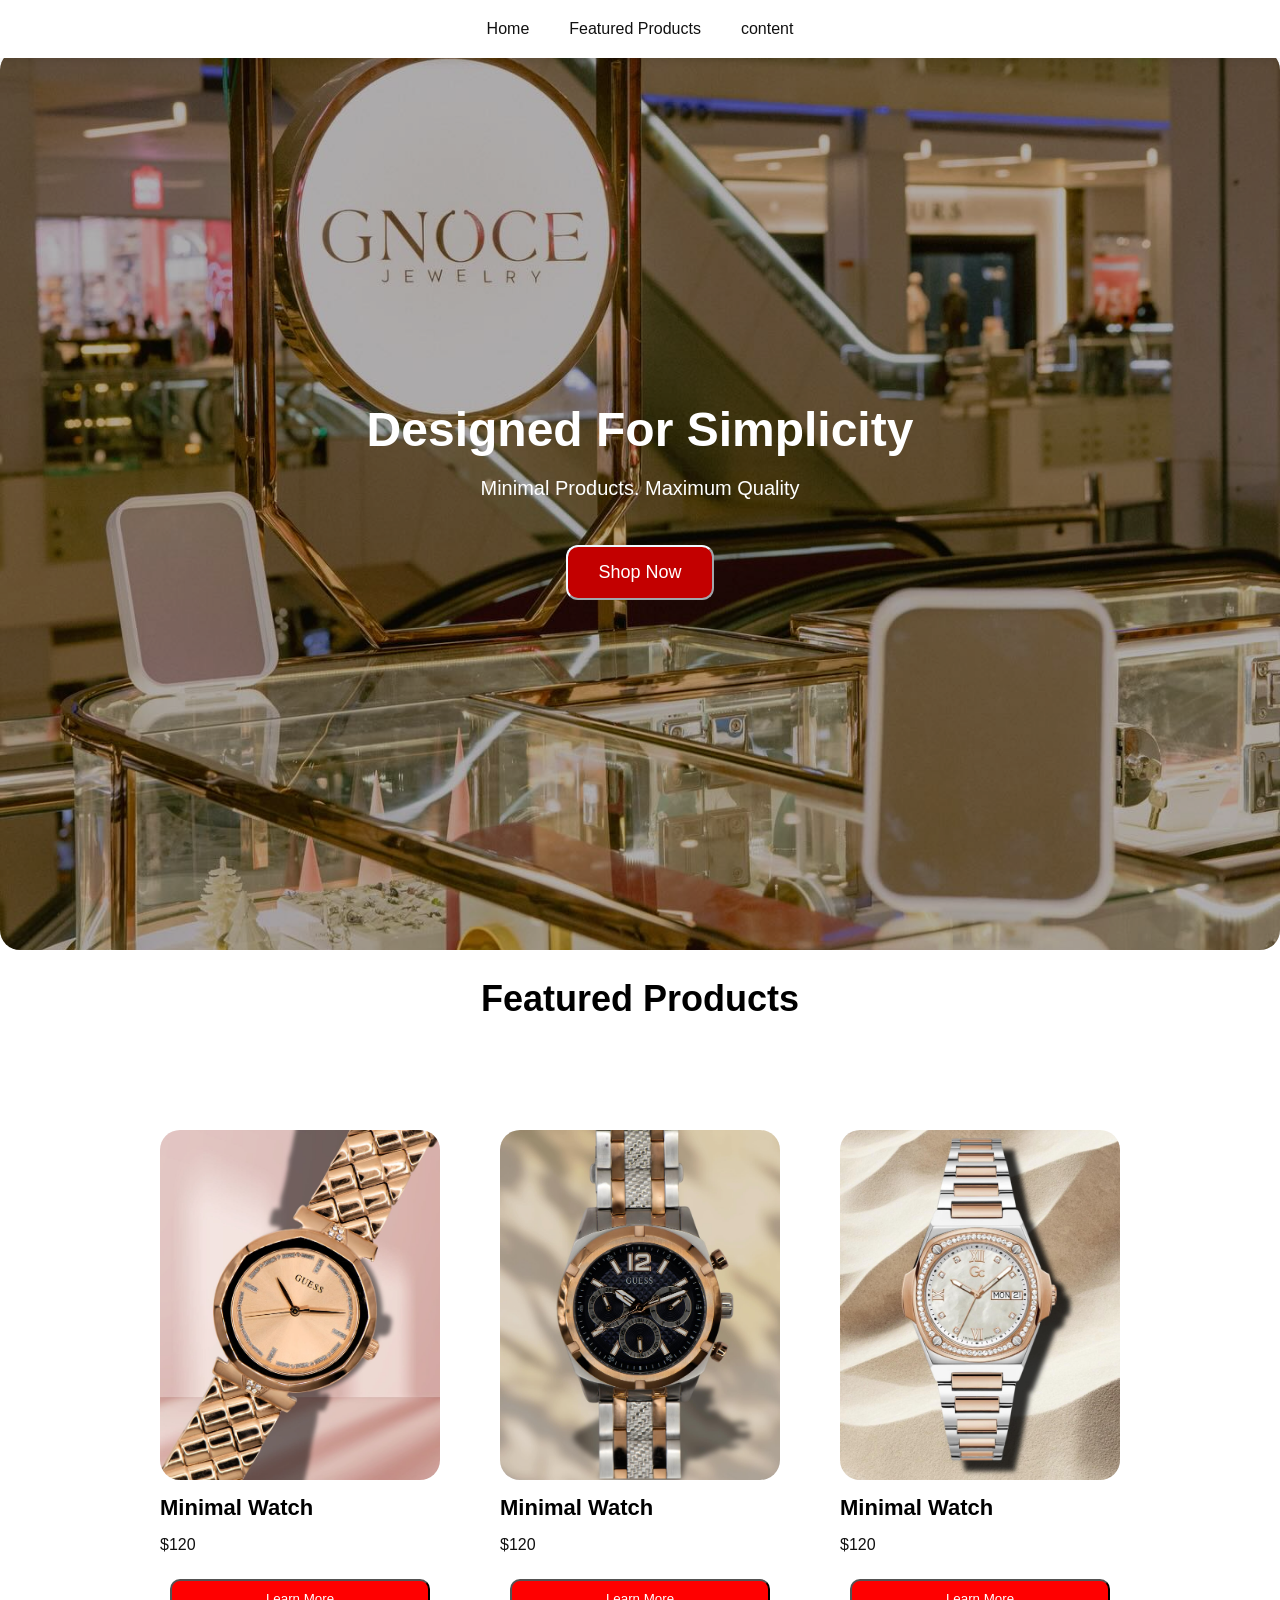
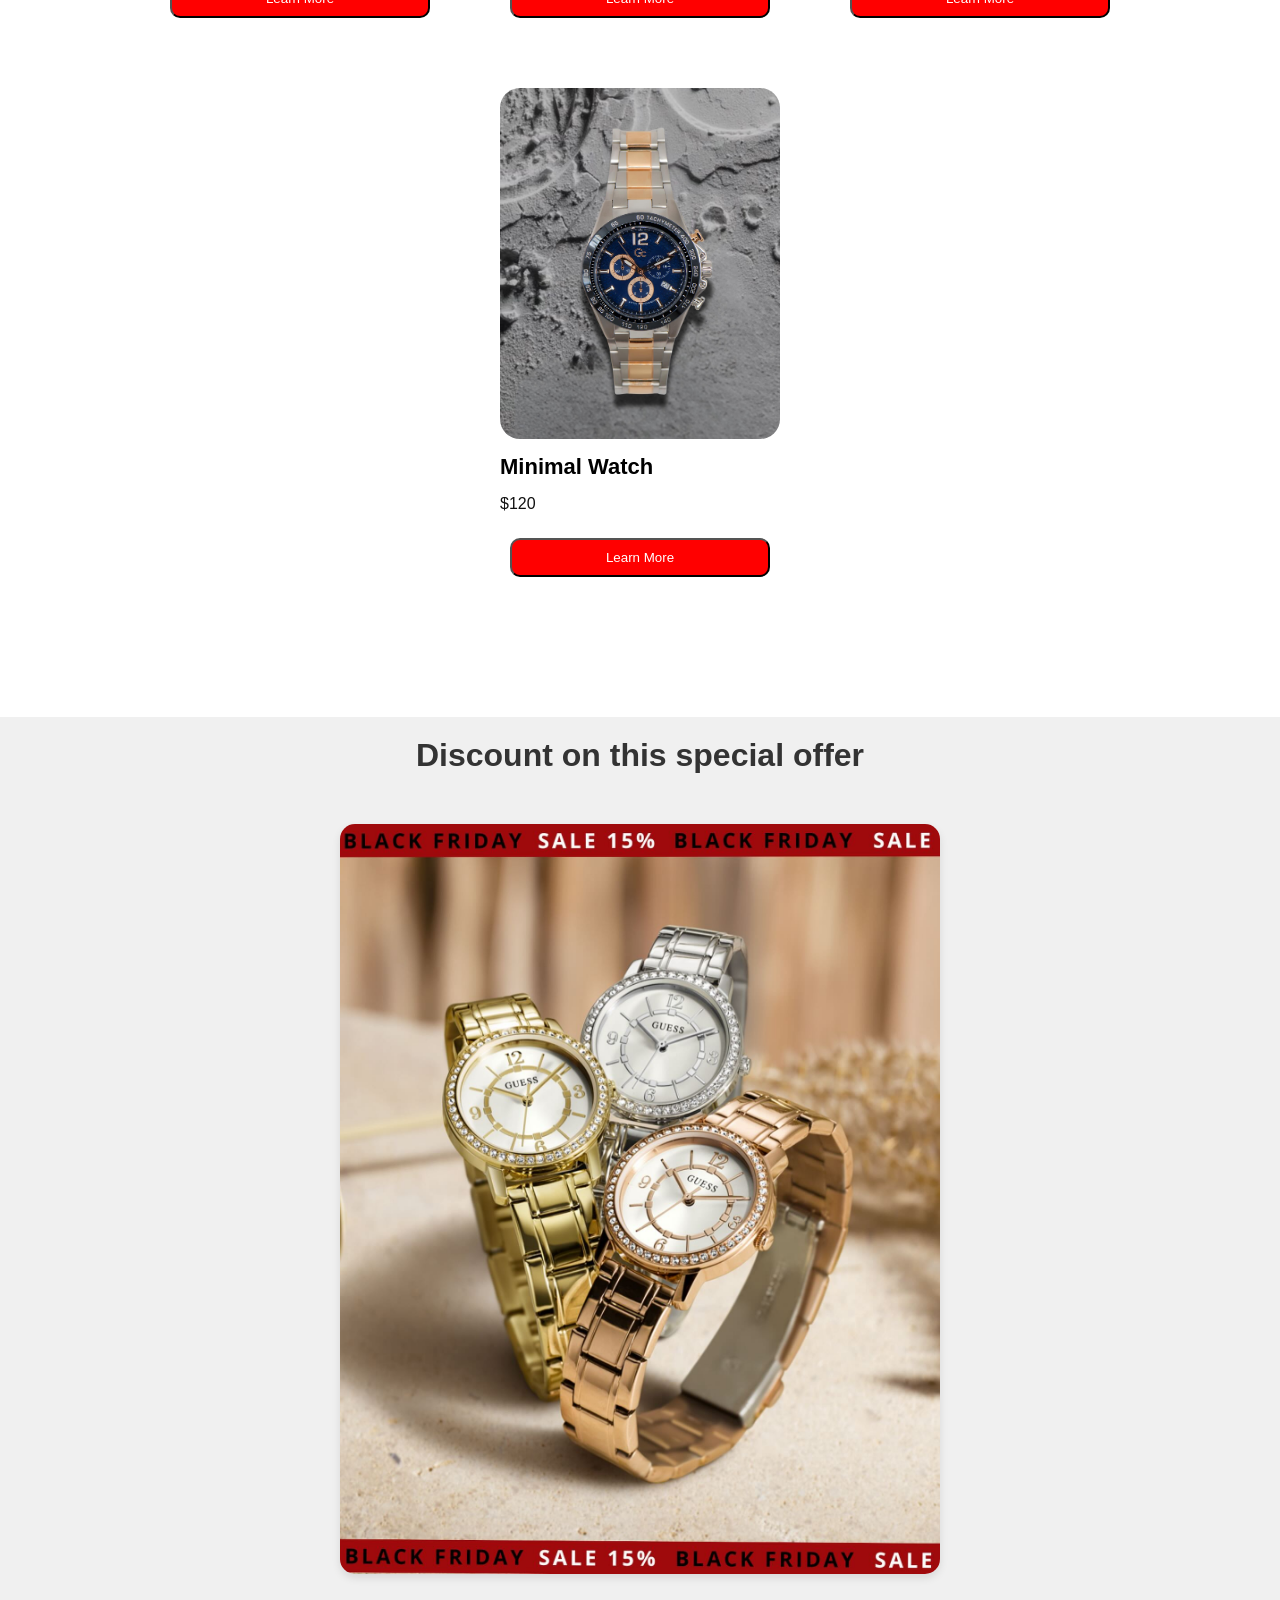
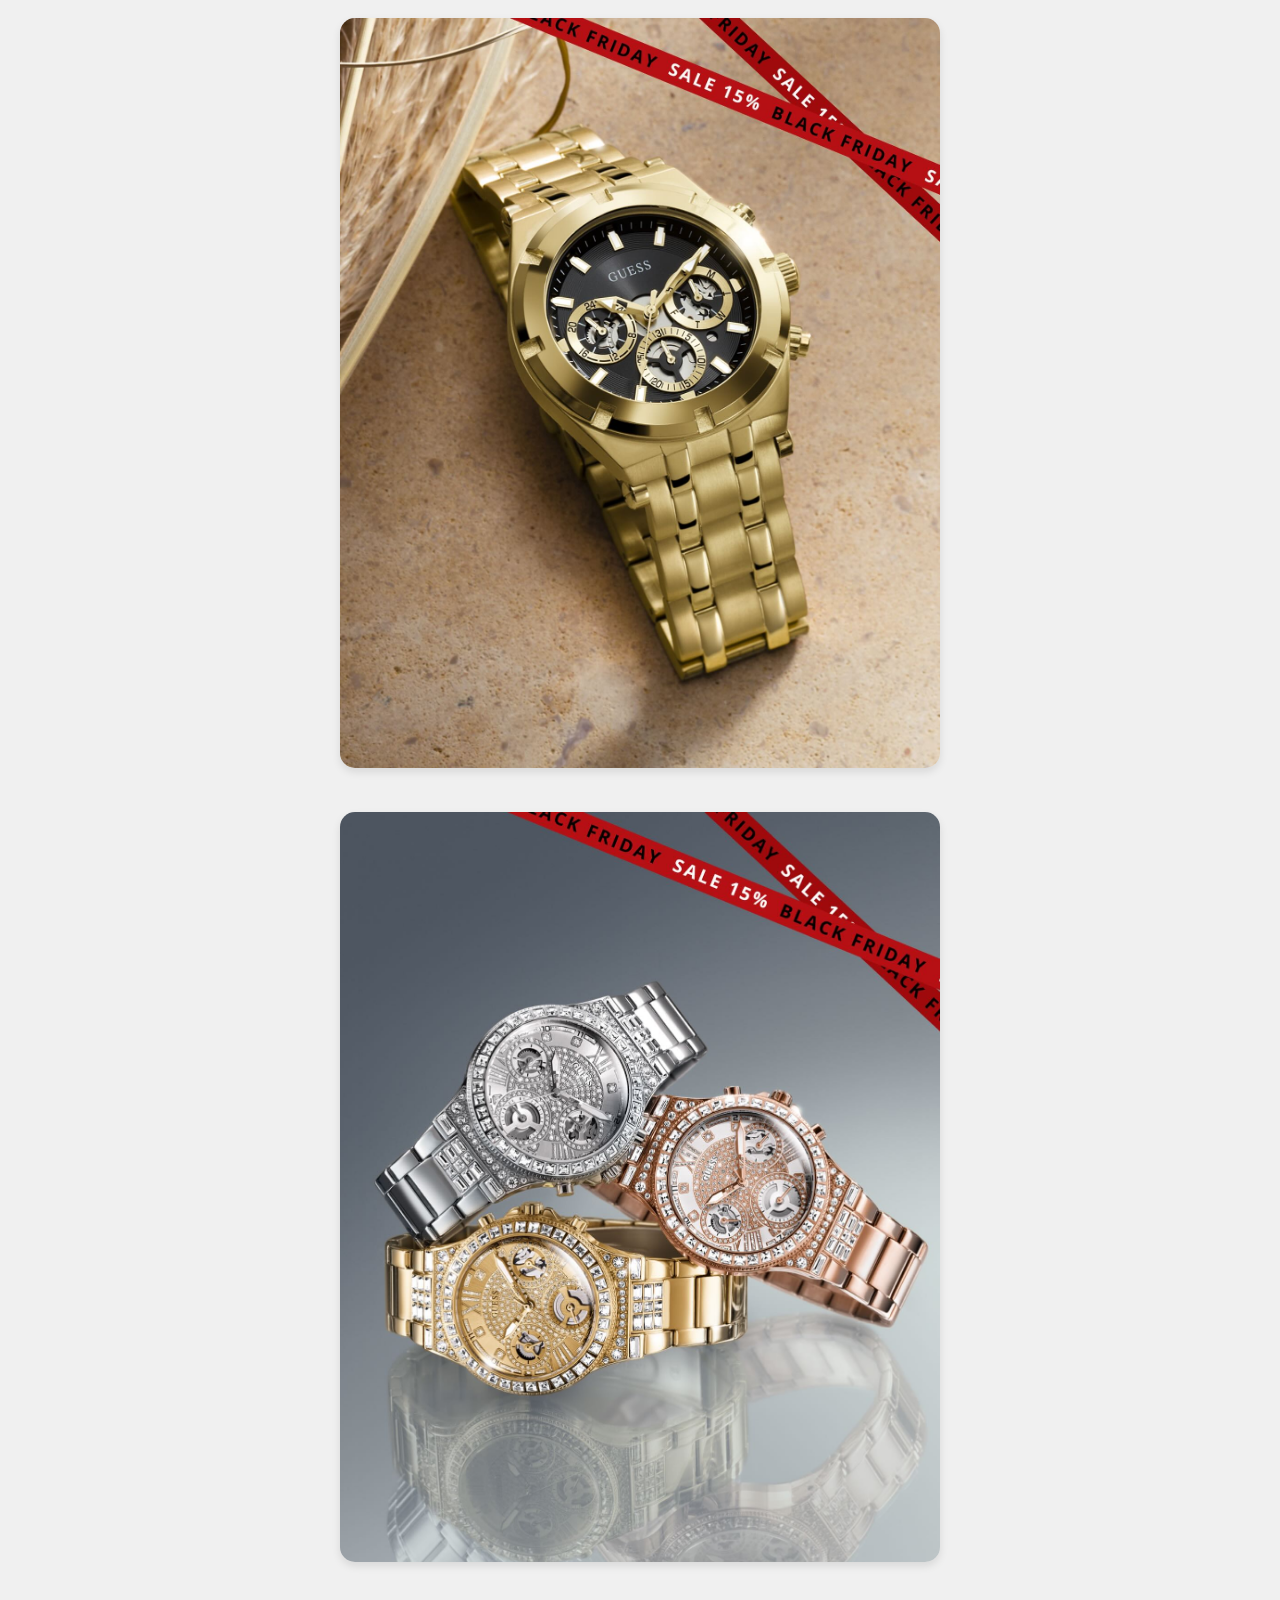
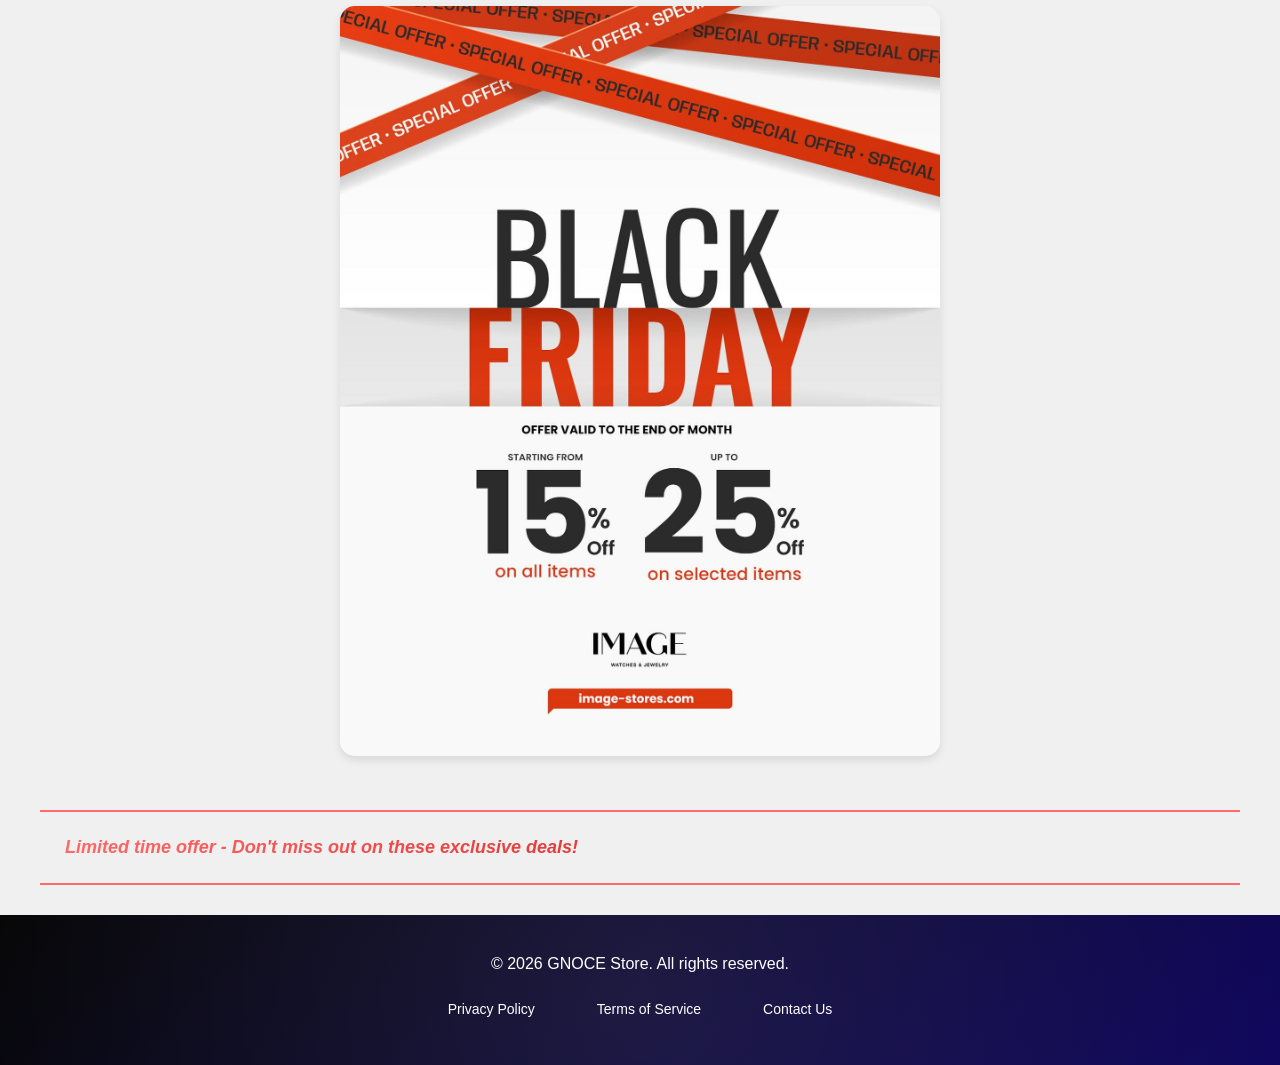
<file: index.html>
<!DOCTYPE html>
<html lang="en">
<head>
    <meta charset="UTF-8">
    <meta name="viewport" content="width=device-width, initial-scale=1.0">
    <title>GNOCE Store</title>
    <link rel="stylesheet" href="home.css">
    <link rel="shortcut icon" href="465468592_856485463365172_1158644759692651607_n.jpg" type="image/x-icon">
</head>
<body>
    <img class="back" src="/img/608373861_18498760450078011_8184247054647850545_n.jpg" alt="">
    <!-- == navbar == -->
     <nav>
        <ul>
            <li>Home</li>
            <li>Featured Products</li>
            <li>content</li>
        </ul>
     </nav>
    <!-- == Hero == -->
     <section class="hero">
        <div class="hero-content">
            <h1>Designed For Simplicity</h1>
            <p>Minimal Products. Maximum Quality</p>
            <button class="btn-primary">Shop Now</button>
        </div>
     </section>

     <!-- == Products == -->
      <section class="products">
        <h2>Featured Products</h2>

        <div class="cards">
            <div class="card">
                <img src="/img/605467883_18497958253078011_1683679182135943747_n.jpg" alt="">
                <h3>Minimal Watch</h3>
                <span>$120</span>
                <button>Learn More</button>
            </div>

            <div class="card">
                <img src="/img/589309491_18496597150078011_6922008928037101281_n.jpg" alt="">
                <h3>Minimal Watch</h3>
                <span>$120</span>
                <button>Learn More</button>
            </div>

            <div class="card">
                <img src="/img/584291147_18496318909078011_6900168340208212753_n.jpg" alt="">
                <h3>Minimal Watch</h3>
                <span>$120</span>
                <button>Learn More</button>
            </div>

            <div class="card">
                <img src="/img/585183787_18495573193078011_1396469948168986914_n.jpg" alt="">
                <h3>Minimal Watch</h3>
                <span>$120</span>
                <button>Learn More</button>
            </div>
        </div>
      </section>
      <!-- == Dicawind -->
        <section class="dicawind">
            <div class="dicawind-content">       
                <h2>Discount on this special offer</h2>
                <div class="imge"><img class="offer" src="/img/581241550_18490707649078011_24548372756060682_n.jpg" alt="">
                    <img class="offer1" src="/img/573283514_18489301498078011_7477055435998397045_n.jpg" alt="">
                    <img class="offer2" src="/img/581149564_18491485411078011_3559517824196568841_n.jpg" alt="">
                    <img class="offer3" src="/img/571457590_18488517148078011_3416720488421854791_n.jpg" alt="">
                </div>
                <p class="discount-caption">Limited time offer - Don't miss out on these exclusive deals!</p>
            </div>
        </section>

        <!-- == Footer == -->
        <footer class="footer">
            <div class="footer-content">
                <p>&copy; 2026 GNOCE Store. All rights reserved.</p>
                <div class="footer-links">
                    <a href="#">Privacy Policy</a>
                    <a href="#">Terms of Service</a>
                    <a href="#">Contact Us</a>
                </div>
            </div>
        </footer>
    <script src="min.js"></script>
</body>
</html>
</file>
<file: home.css>
* {
  padding: 0;
  margin: 0;
  box-sizing: border-box;
}

body {
  font-family: "Inter", Arial, sans-serif;
  color: #111;
  min-height: 100vh;
  display: block;
  flex-direction: column;
}

.back {
  position: absolute;
  top: 50px;
  left: 0;
  width: 100%;
  height: 100%;
  object-fit: cover;
  z-index: -1;
  filter: brightness(0.7);
}

/* == navbar == */

@keyframes slideDown {
  from {
    transform: translateY(-100%);
    opacity: 0;
  }
  to {
    transform: translateY(0);
    opacity: 1;
  }
}

nav {
  display: flex;
  align-items: center;
  justify-content: center;
  padding: 20px 0;
  background-color: white;
  box-shadow: 0 2px 10px rgba(0, 0, 0, 0.1);
  animation: slideDown 0.6s ease-out;
}

nav ul {
  display: flex;
  list-style: none;
  gap: 40px;
}

nav li {
  cursor: pointer;
  font-weight: 500;
  transition: all 0.3s ease;
}

nav li:hover {
  transform: translateY(-3px);
  color: #666;
}

/* == navbar end == */

/* == main section == */

.hero {
  display: flex;
  flex-direction: column;
  align-items: center;
  justify-content: center;
  height: 100vh;
  text-align: center;
  padding: 0 40px;
}

.hero-content h1 {
  font-size: 48px;
  margin-bottom: 20px;
  color: white;
}
.hero-content p {
  font-size: 20px;
  margin-bottom: 30px;
  color: white;
}
.btn-primary {
  padding: 15px 30px;
  margin: 15px;
  background-color: #c30000;
  border-color: aliceblue;
  color: white;
  border-radius: 12px;
  font-size: 18px;
  transition: background-color 0.3s ease;
}

.btn-primary:hover {
  background-color: #a10000;
  cursor: pointer;
}

/* == main section end == */
/* Products */

h2 {
  width: 100%;
  text-align: center;
  margin-bottom: 30px;
  font-size: 36px;
  color: #000000;
  padding: 20px 0;
}
.cards {
  display: flex;
  justify-content: center;
  align-items: center;
  padding: 40px;
  gap: 20px;
  flex-wrap: wrap;
}
.card {
  width: 300px;
  padding: 10px;
  margin: 10px;
  border-radius: 15px;
  background-color: #ffffff;
  display: flex;
  flex-direction: column;
  gap: 15px;
  transition: transform 0.3s ease, box-shadow 0.3s ease;
}
.card h3 {
  font-size: 22px;
  color: rgb(0, 0, 0);
}
button {
  border-radius: 10px;
  border-color: #000000;
  background-color: #ff0000;
  color: #ffffff;
  padding: 10px 13px;
  margin: 10px;
}
img {
  border-radius: 20px;
}
.card:hover {
  transform: translateY(-8px);
  box-shadow: 0 15px 30px rgba(255, 255, 255, 0.425);
}
.card:hover {
  transform: translateY(-5px);
  box-shadow: 0 8px 16px rgba(0, 0, 0, 0.2);
  cursor: pointer;
}
/* Products end */
/* == Dicawind == */
.dicawind {
  display: flex;
  justify-content: center;
  align-items: center;
  padding: 0 40px;
  background-color: #f0f0f0;
  margin-top: 70px;
}
.dicawind-content {
  text-align: center;
}
.dicawind-content h2 {
  font-size: 32px;
  margin-bottom: 10px;
  color: #333333;
}
.dicawind-content p {
  font-size: 18px;
  text-align: left;
  margin-bottom: 30px;
  color: #555555;
}
.dicawind-content .offer{
  bottom: 0;
  left: 0;
  right: 0;
  width: 50%;
  position: relative;
  margin: 20px auto;
  border-radius: 15px;
  box-shadow: 0 4px 8px rgba(0, 0, 0, 0.1);
  transition: transform 0.3s ease, box-shadow 0.3s ease
}
.dicawind-content .offer1,
.dicawind-content .offer2,
.dicawind-content .offer3{
  bottom: 0;
  left: 0;
  right: 0;
  width: 50%;
  position: relative;
  margin: 20px auto;
  border-radius: 15px;
  box-shadow: 0 4px 8px rgba(0, 0, 0, 0.1);
  transition: transform 0.3s ease, box-shadow 0.3s ease
}

.offer:hover {
  transform: scale(1.05);
  box-shadow: 0 8px 16px rgba(0, 0, 0, 0.2);
  cursor: pointer;
}
.offer1:hover {
  transform: scale(1.05);
  box-shadow: 0 8px 16px rgba(0, 0, 0, 0.2);
  cursor: pointer;
}
/* == Dicawind end == */

/* == Discount Caption == */
.discount-caption {
  font-size: 20px;
  color: #c30000;
  margin-top: 30px;
  margin-bottom: 40px;
  padding: 25px;
  text-align: center;
  font-style: italic;
  font-weight: 600;
  background: linear-gradient(90deg, #ff6b6b, #c30000, #ff6b6b);
  background-size: 200% auto;
  -webkit-background-clip: text;
  -webkit-text-fill-color: transparent;
  background-clip: text;
  animation: fadeInUp 1s ease-out, shimmer 3s ease-in-out infinite;
  border-top: 2px solid #ff6b6b;
  border-bottom: 2px solid #ff6b6b;
}

@keyframes fadeInUp {
  from {
    opacity: 0;
    transform: translateY(20px);
  }
  to {
    opacity: 1;
    transform: translateY(0);
  }
}

@keyframes shimmer {
  0%,
  100% {
    background-position: 0% center;
  }
  50% {
    background-position: 100% center;
  }
}
/* == Discount Caption end == */

/* == Footer == */
@keyframes slideInFromBottom {
  from {
    transform: translateY(100%);
    opacity: 0;
  }
  to {
    transform: translateY(0);
    opacity: 1;
  }
}

@keyframes gradientShift {
  0%,
  100% {
    background-position: 0% 50%;
  }
  50% {
    background-position: 100% 50%;
  }
}

@keyframes float {
  0%,
  100% {
    transform: translateY(0px);
  }
  50% {
    transform: translateY(-10px);
  }
}

.footer {
  background: linear-gradient(135deg, #000000 0%, #090059 50%, #0023bf 100%);
  background-size: 200% 200%;
  color: white;
  padding: 40px 20px;
  margin-top: 0;
  width: 100%;
  animation: slideInFromBottom 0.8s ease-out, gradientShift 8s ease infinite;
  position: relative;
  overflow: hidden;
}

.footer::before {
  content: "";
  position: absolute;
  top: -50%;
  left: -50%;
  width: 200%;
  height: 200%;
  background: radial-gradient(
    circle,
    rgba(255, 255, 255, 0.1) 0%,
    transparent 70%
  );
  animation: rotate 20s linear infinite;
}

@keyframes rotate {
  from {
    transform: rotate(0deg);
  }
  to {
    transform: rotate(360deg);
  }
}

.footer-content {
  max-width: 1200px;
  margin: 0 auto;
  text-align: center;
  position: relative;
  z-index: 1;
}

.footer-content p {
  font-size: 16px;
  margin-bottom: 20px;
  animation: fadeInUp 1s ease-out 0.3s both, float 3s ease-in-out infinite;
}

.footer-links {
  display: flex;
  justify-content: center;
  gap: 30px;
  flex-wrap: wrap;
  animation: fadeInUp 1s ease-out 0.5s both;
}

.footer-links a {
  color: white;
  text-decoration: none;
  font-size: 14px;
  transition: all 0.3s ease;
  position: relative;
  padding: 8px 16px;
  border-radius: 20px;
}

.footer-links a::before {
  content: "";
  position: absolute;
  top: 0;
  left: 0;
  width: 100%;
  height: 100%;
  background: rgba(255, 255, 255, 0.1);
  border-radius: 20px;
  transform: scale(0);
  transition: transform 0.3s ease;
}

.footer-links a:hover::before {
  transform: scale(1);
}

.footer-links a::after {
  content: "";
  position: absolute;
  width: 0;
  height: 2px;
  bottom: 3px;
  left: 50%;
  background-color: white;
  transition: all 0.3s ease;
  transform: translateX(-50%);
}

.footer-links a:hover::after {
  width: 80%;
}

.footer-links a:hover {
  transform: translateY(-5px) scale(1.05);
  text-shadow: 0 4px 12px rgba(0, 0, 0, 0.4);
}
/* == Footer end == */

/* == Responsive Design == */

/* Tablet devices (768px and below) */
@media screen and (max-width: 768px) {
  /* Navbar */
  nav ul {
    gap: 20px;
    font-size: 14px;
  }

  /* Hero section */
  .hero {
    height: 60vh;
    padding: 0 20px;
  }

  .hero-content h1 {
    font-size: 32px;
  }

  .hero-content p {
    font-size: 16px;
  }

  .btn-primary {
    padding: 12px 24px;
    font-size: 16px;
  }

  /* Products section */
  h2 {
    font-size: 28px;
    padding: 100px 0 20px 0;
  }

  .cards {
    padding: 20px;
    gap: 15px;
  }

  .card {
    width: 280px;
  }

  /* Discount section */
  .dicawind {
    padding: 0 20px;
  }

  .dicawind-content h2 {
    font-size: 26px;
  }

  .dicawind-content .offer,
  .dicawind-content .offer1 {
    width: 70%;
    left: 0;
    right: 0;
    bottom: 0;
    position: relative;
    margin: 10px auto;
  }

  .discount-caption {
    font-size: 16px;
    padding: 15px;
  }

  /* Footer */
  .footer {
    padding: 30px 15px;
  }

  .footer-links {
    gap: 20px;
  }

  .footer-links a {
    font-size: 13px;
  }
}

/* Mobile devices (480px and below) */
@media screen and (max-width: 480px) {
  /* Navbar */
  nav {
    padding: 15px 0;
  }

  nav ul {
    gap: 15px;
    font-size: 12px;
    flex-wrap: wrap;
    justify-content: center;
  }

  nav li {
    padding: 5px 10px;
  }

  /* Hero section */
  .hero {
    height: 50vh;
    padding: 0 15px;
  }

  .hero-content h1 {
    font-size: 24px;
    margin-bottom: 15px;
  }

  .hero-content p {
    font-size: 14px;
    margin-bottom: 20px;
  }

  .btn-primary {
    padding: 10px 20px;
    font-size: 14px;
  }

  /* Products section */
  h2 {
    font-size: 22px;
    padding: 80px 0 15px 0;
  }

  .cards {
    padding: 15px;
    height: auto;
    gap: 20px;
  }

  .card {
    width: 100%;
    max-width: 320px;
    margin: 0 auto;
  }

  .card h3 {
    font-size: 18px;
  }

  button {
    padding: 8px 10px;
    font-size: 14px;
  }

  /* Discount section */
  .dicawind {
    padding: 0 15px;
    margin-top: 40px;
  }

  .dicawind-content h2 {
    font-size: 20px;
    padding: 20px 0;
  }

  .dicawind-content .offer,
  .dicawind-content .offer1 {
    width: 90%;
    margin: 15px auto;
  }

  .discount-caption {
    font-size: 14px;
    padding: 12px;
    margin-top: 20px;
  }

  /* Footer */
  .footer {
    padding: 25px 10px;
    margin-top: 40px;
  }

  .footer-content p {
    font-size: 14px;
    margin-bottom: 15px;
  }

  .footer-links {
    flex-direction: column;
    gap: 15px;
  }

  .footer-links a {
    font-size: 12px;
    display: block;
  }
}

/* Large tablets and small laptops (992px and below) */
@media screen and (max-width: 992px) {
  .cards {
    justify-content: center;
  }

  .card {
    width: 45%;
    min-width: 250px;
  }

  .dicawind-content .offer,
  .dicawind-content .offer1 {
    width: 60%;
    left: 0;
    right: 0;
    bottom: 0;
    position: relative;
    margin: 15px auto;
  }
}

/* Extra small devices (360px and below) */
@media screen and (max-width: 360px) {
  .hero-content h1 {
    font-size: 20px;
  }

  .hero-content p {
    font-size: 12px;
  }

  h2 {
    font-size: 18px;
  }

  .card {
    width: 100%;
  }

  .dicawind-content h2 {
    font-size: 18px;
  }

  .discount-caption {
    font-size: 12px;
  }
}

/* Landscape orientation adjustments */
@media screen and (max-height: 600px) and (orientation: landscape) {
  .hero {
    height: 100vh;
  }

  .cards {
    height: auto;
  }
}
/* == Responsive Design end == */
</file>
